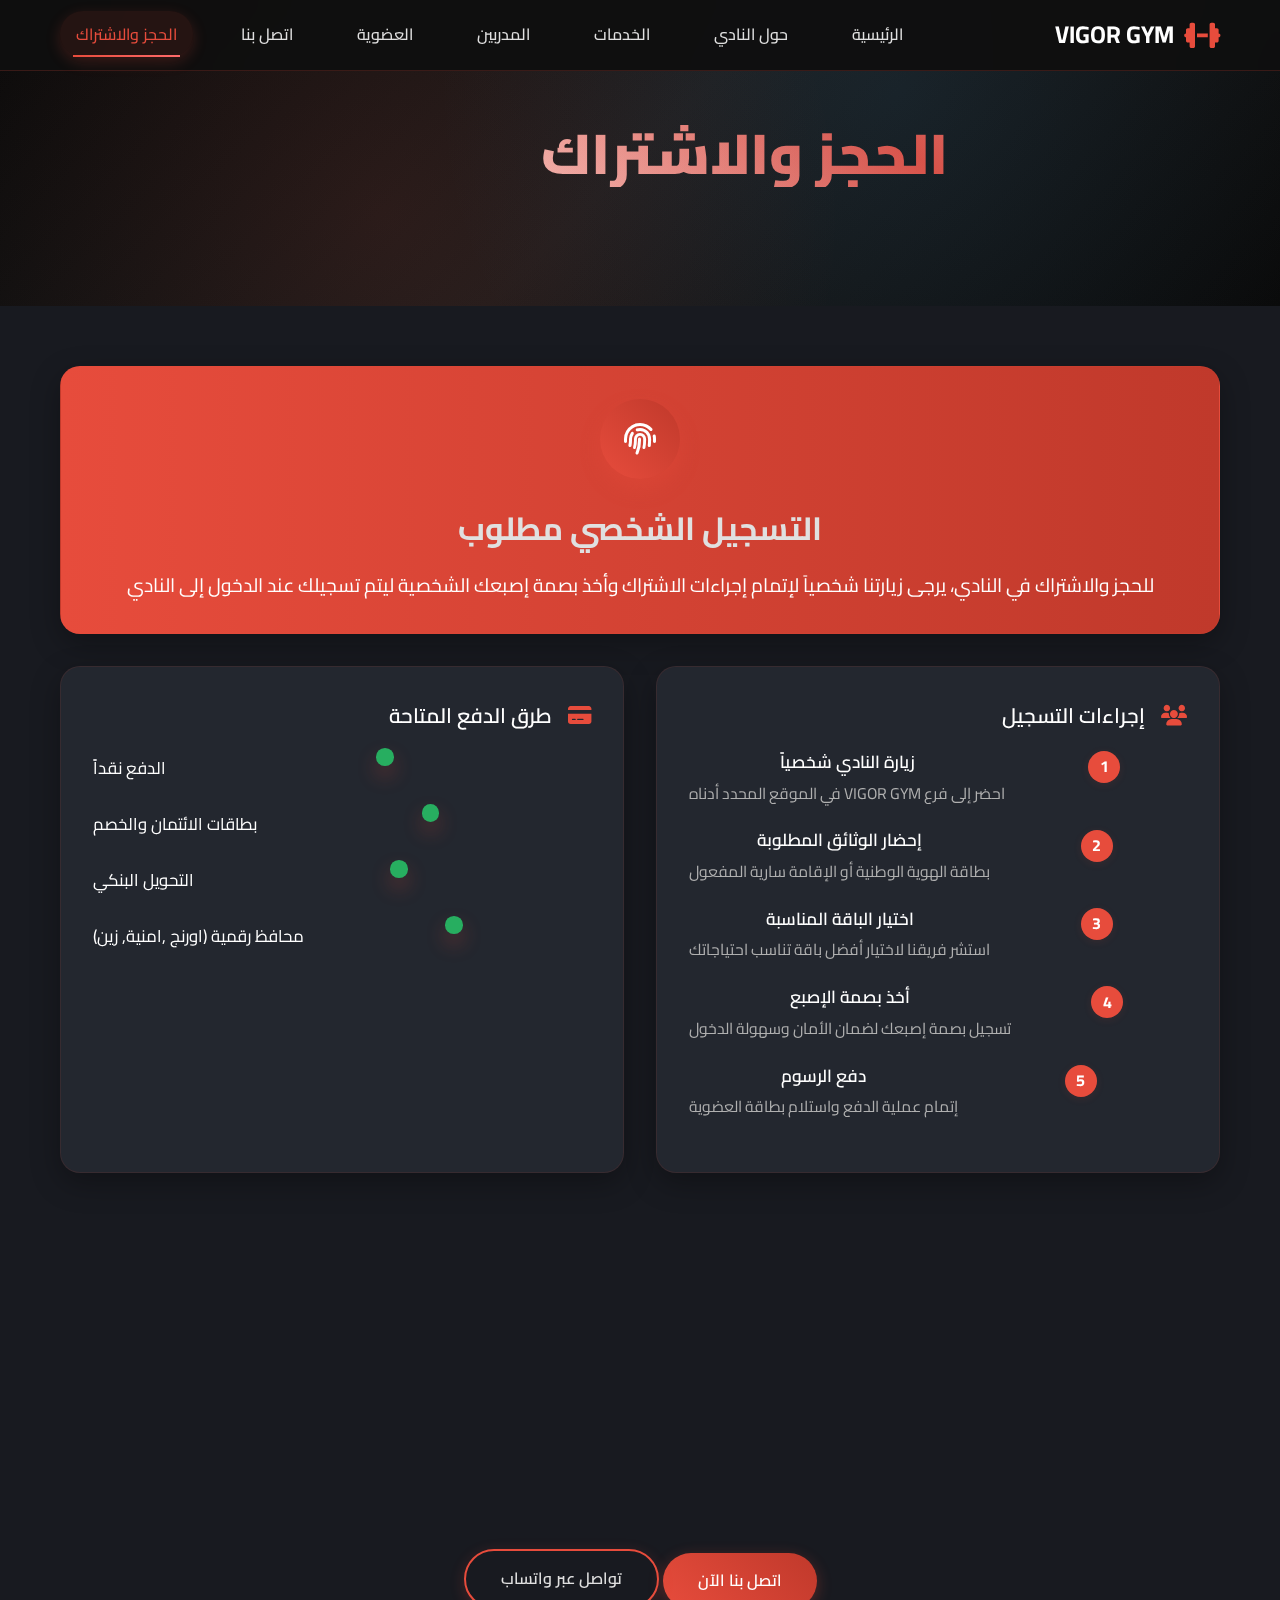
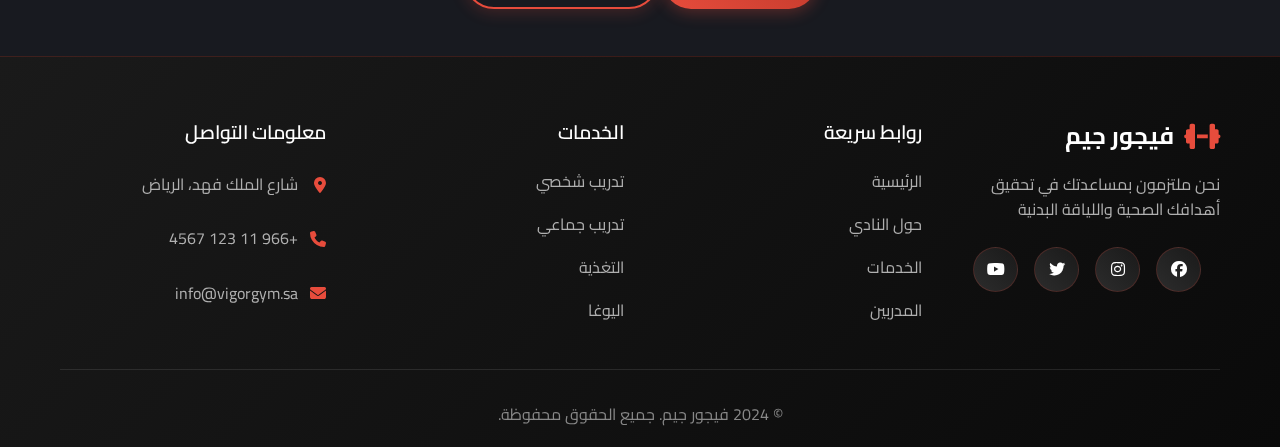
<file: booking.html>
<!DOCTYPE html>
<html lang="ar" dir="rtl">
<head>
    <meta charset="UTF-8">
    <meta name="viewport" content="width=device-width, initial-scale=1.0">
    <title>الحجز والاشتراك - فيجور جيم</title>
    <link rel="stylesheet" href="style.css">
    <link rel="preconnect" href="https://fonts.googleapis.com">
    <link rel="preconnect" href="https://fonts.gstatic.com" crossorigin>
    <link href="https://fonts.googleapis.com/css2?family=Cairo:wght@300;400;600;700;900&display=swap" rel="stylesheet">
    <link rel="stylesheet" href="https://cdnjs.cloudflare.com/ajax/libs/font-awesome/6.4.0/css/all.min.css">
</head>
<body class="bg-gray-900" style="min-height:100vh;">
    <!-- Header -->
    <nav class="navbar" id="navbar">
        <div class="nav-container">
            <div class="logo">
                <i class="fas fa-dumbbell"></i>
                <span> VIGOR GYM </span>
            </div>
            <ul class="nav-menu" id="nav-menu">
                <li class="nav-item"><a href="index.html" class="nav-link">الرئيسية</a></li>
                <li class="nav-item"><a href="about.html" class="nav-link">حول النادي</a></li>
                <li class="nav-item"><a href="services.html" class="nav-link">الخدمات</a></li>
                <li class="nav-item"><a href="trainers.html" class="nav-link">المدربين</a></li>
                <li class="nav-item"><a href="membership.html" class="nav-link">العضوية</a></li>
                <li class="nav-item"><a href="contact.html" class="nav-link">اتصل بنا</a></li>
                <li class="nav-item"><a href="booking.html" class="nav-link active">الحجز والاشتراك</a></li>
            </ul>
            <div class="hamburger" id="hamburger">
                <span class="bar"></span>
                <span class="bar"></span>
                <span class="bar"></span>
            </div>
        </div>
    </nav>

    <!-- Hero Section -->
    <section class="hero" style="min-height:unset; padding:120px 0 40px;">
        <div class="container">
            <div class="max-w-4xl mx-auto text-center">
                <h1 class="hero-title">الحجز والاشتراك</h1>
                <p class="hero-subtitle">للحصول على عضوية في VIGOR GYM، يرجى زيارتنا شخصياً لإتمام إجراءات التسجيل</p>
            </div>
        </div>
    </section>

    <!-- Main Content -->
    <section class="features" style="background:#181a20; padding:60px 0 40px;">
        <div class="container">
            <div class="max-w-4xl mx-auto">
                <div class="feature-card" style="background: linear-gradient(90deg, #e74c3c 0%, #c0392b 100%); text-align:center; margin-bottom:2rem;">
                    <div class="feature-icon"><i class="fas fa-fingerprint"></i></div>
                    <h2 style="font-size:2rem; font-weight:bold; margin-bottom:1rem;">التسجيل الشخصي مطلوب</h2>
                    <p style="font-size:1.2rem; color:#fff;">للحجز والاشتراك في النادي، يرجى زيارتنا شخصياً لإتمام إجراءات الاشتراك وأخذ بصمة إصبعك الشخصية ليتم تسجيلك عند الدخول إلى النادي</p>
                </div>

                <div class="features-grid" style="grid-template-columns:1fr 1fr;">
                    <!-- إجراءات التسجيل -->
                    <div class="feature-card" style="background:#23272f;">
                        <h3 style="display:flex; align-items:center; gap:1rem;"><i class="fas fa-users" style="color:#e74c3c;"></i>إجراءات التسجيل</h3>
                        <ul style="list-style:none; padding:0; margin:0;">
                            <li class="flex items-start step-item">
                                <span class="feature-icon step-number">1</span>
                                <div class="step-text">
                                    <h4>زيارة النادي شخصياً</h4>
                                    <p>احضر إلى فرع VIGOR GYM في الموقع المحدد أدناه</p>
                                </div>
                            </li>
                            <li class="flex items-start step-item">
                                <span class="feature-icon step-number">2</span>
                                <div class="step-text">
                                    <h4>إحضار الوثائق المطلوبة</h4>
                                    <p>بطاقة الهوية الوطنية أو الإقامة سارية المفعول</p>
                                </div>
                            </li>
                            <li class="flex items-start step-item">
                                <span class="feature-icon step-number">3</span>
                                <div class="step-text">
                                    <h4>اختيار الباقة المناسبة</h4>
                                    <p>استشر فريقنا لاختيار أفضل باقة تناسب احتياجاتك</p>
                                </div>
                            </li>
                            <li class="flex items-start step-item">
                                <span class="feature-icon step-number">4</span>
                                <div class="step-text">
                                    <h4>أخذ بصمة الإصبع</h4>
                                    <p>تسجيل بصمة إصبعك لضمان الأمان وسهولة الدخول</p>
                                </div>
                            </li>
                            <li class="flex items-start step-item">
                                <span class="feature-icon step-number">5</span>
                                <div class="step-text">
                                    <h4>دفع الرسوم</h4>
                                    <p>إتمام عملية الدفع واستلام بطاقة العضوية</p>
                                </div>
                            </li>
                        </ul>
                    </div>
                    <!-- معلومات الدفع -->
                    <div class="feature-card" style="background:#23272f;">
                        <h3 style="display:flex; align-items:center; gap:1rem;"><i class="fas fa-credit-card" style="color:#e74c3c;"></i>طرق الدفع المتاحة</h3>
                        <ul style="list-style:none; padding:0; margin:0;">
                            <li class="flex items-center pay-item">
                                <span class="feature-icon pay-dot"></span>
                                <span class="pay-text">الدفع نقداً</span>
                            </li>
                            <li class="flex items-center pay-item">
                                <span class="feature-icon pay-dot"></span>
                                <span class="pay-text">بطاقات الائتمان والخصم</span>
                            </li>
                            <li class="flex items-center pay-item">
                                <span class="feature-icon pay-dot"></span>
                                <span class="pay-text">التحويل البنكي</span>
                            </li>
                            <li class="flex items-center pay-item">
                                <span class="feature-icon pay-dot"></span>
                                <span class="pay-text">محافظ رقمية (اورنج ,امنية, زين)</span>
                            </li>
                        </ul>
                        <div class="feature-card" style="background:#223366; margin-top:1.5rem;">
                            <h4 style="color:#fff; font-weight:600; margin-bottom:0.5rem;">عروض خاصة</h4>
                            <p style="color:#a0c4ff; font-size:0.95rem;">احصل على خصم 15% عند الاشتراك السنوي أو خصم 20% عند إحضار صديق</p>
                        </div>
                    </div>
                </div>

                <!-- معلومات الموقع والتواصل -->
                <div class="feature-card" style="background:#23272f; margin-top:3rem;">
                    <h3 style="text-align:center;">موقعنا ومعلومات التواصل</h3>
                    <div class="features-grid" style="grid-template-columns:1fr 1fr 1fr;">
                        <div class="text-center">
                            <div class="feature-icon"><i class="fas fa-map-marker-alt" style="color:#cebbbb;"></i></div>
                            <h4>العنوان</h4>
                            <p>  شارع 36 مقابل مجمع البارئ الطبي <br>الزرقاء الأردن</p>
                        </div>
                        <div class="text-center">
                            <div class="feature-icon"><i class="fas fa-clock" style="color:#cebbbb;"></i></div>
                            <h4>ساعات العمل</h4>
                            <p>السبت - الخميس: 6:00 ص - 10:00 م<br>الجمعة: 8:00 ص - 8:00 م</p>
                        </div>
                        <div class="text-center">
                            <div class="feature-icon"><i class="fas fa-phone" style="color:#cebbbb;"></i></div>
                            <h4>للاستفسار</h4>
                            <p>هاتف: +966 50 123 4567<br>واتساب: +966 55 987 6543</p>
                        </div>
                    </div>
                </div>

                <!-- زر الاتصال -->
                <div class="cta-content" style="margin-top:2rem; text-align:center;">
                    <a href="tel:+966501234567" class="btn btn-primary">اتصل بنا الآن</a>
                    <a href="https://wa.me/966559876543" class="btn btn-secondary">تواصل عبر واتساب</a>
                </div>
            </div>
        </div>
    </section>

    <!-- Footer -->
    <footer class="footer">
        <div class="container">
            <div class="footer-content">
                <div class="footer-section">
                    <div class="footer-logo">
                        <i class="fas fa-dumbbell"></i>
                        <span>فيجور جيم</span>
                    </div>
                    <p>نحن ملتزمون بمساعدتك في تحقيق أهدافك الصحية واللياقة البدنية</p>
                    <div class="social-links">
                        <a href="#"><i class="fab fa-facebook"></i></a>
                        <a href="#"><i class="fab fa-instagram"></i></a>
                        <a href="#"><i class="fab fa-twitter"></i></a>
                        <a href="#"><i class="fab fa-youtube"></i></a>
                    </div>
                </div>
                <div class="footer-section">
                    <h3>روابط سريعة</h3>
                    <ul>
                        <li><a href="index.html">الرئيسية</a></li>
                        <li><a href="about.html">حول النادي</a></li>
                        <li><a href="services.html">الخدمات</a></li>
                        <li><a href="trainers.html">المدربين</a></li>
                    </ul>
                </div>
                <div class="footer-section">
                    <h3>الخدمات</h3>
                    <ul>
                        <li><a href="services.html">تدريب شخصي</a></li>
                        <li><a href="services.html">تدريب جماعي</a></li>
                        <li><a href="services.html">التغذية</a></li>
                        <li><a href="services.html">اليوغا</a></li>
                    </ul>
                </div>
                <div class="footer-section">
                    <h3>معلومات التواصل</h3>
                    <div class="contact-info">
                        <p><i class="fas fa-map-marker-alt"></i> شارع الملك فهد، الرياض</p>
                        <p><i class="fas fa-phone"></i> +966 11 123 4567</p>
                        <p><i class="fas fa-envelope"></i> info@vigorgym.sa</p>
                    </div>
                </div>
            </div>
            <div class="footer-bottom">
                <p>&copy; 2024 فيجور جيم. جميع الحقوق محفوظة.</p>
            </div>
        </div>
    </footer>
    <script src="script.js"></script>
</body>
</html>
</file>
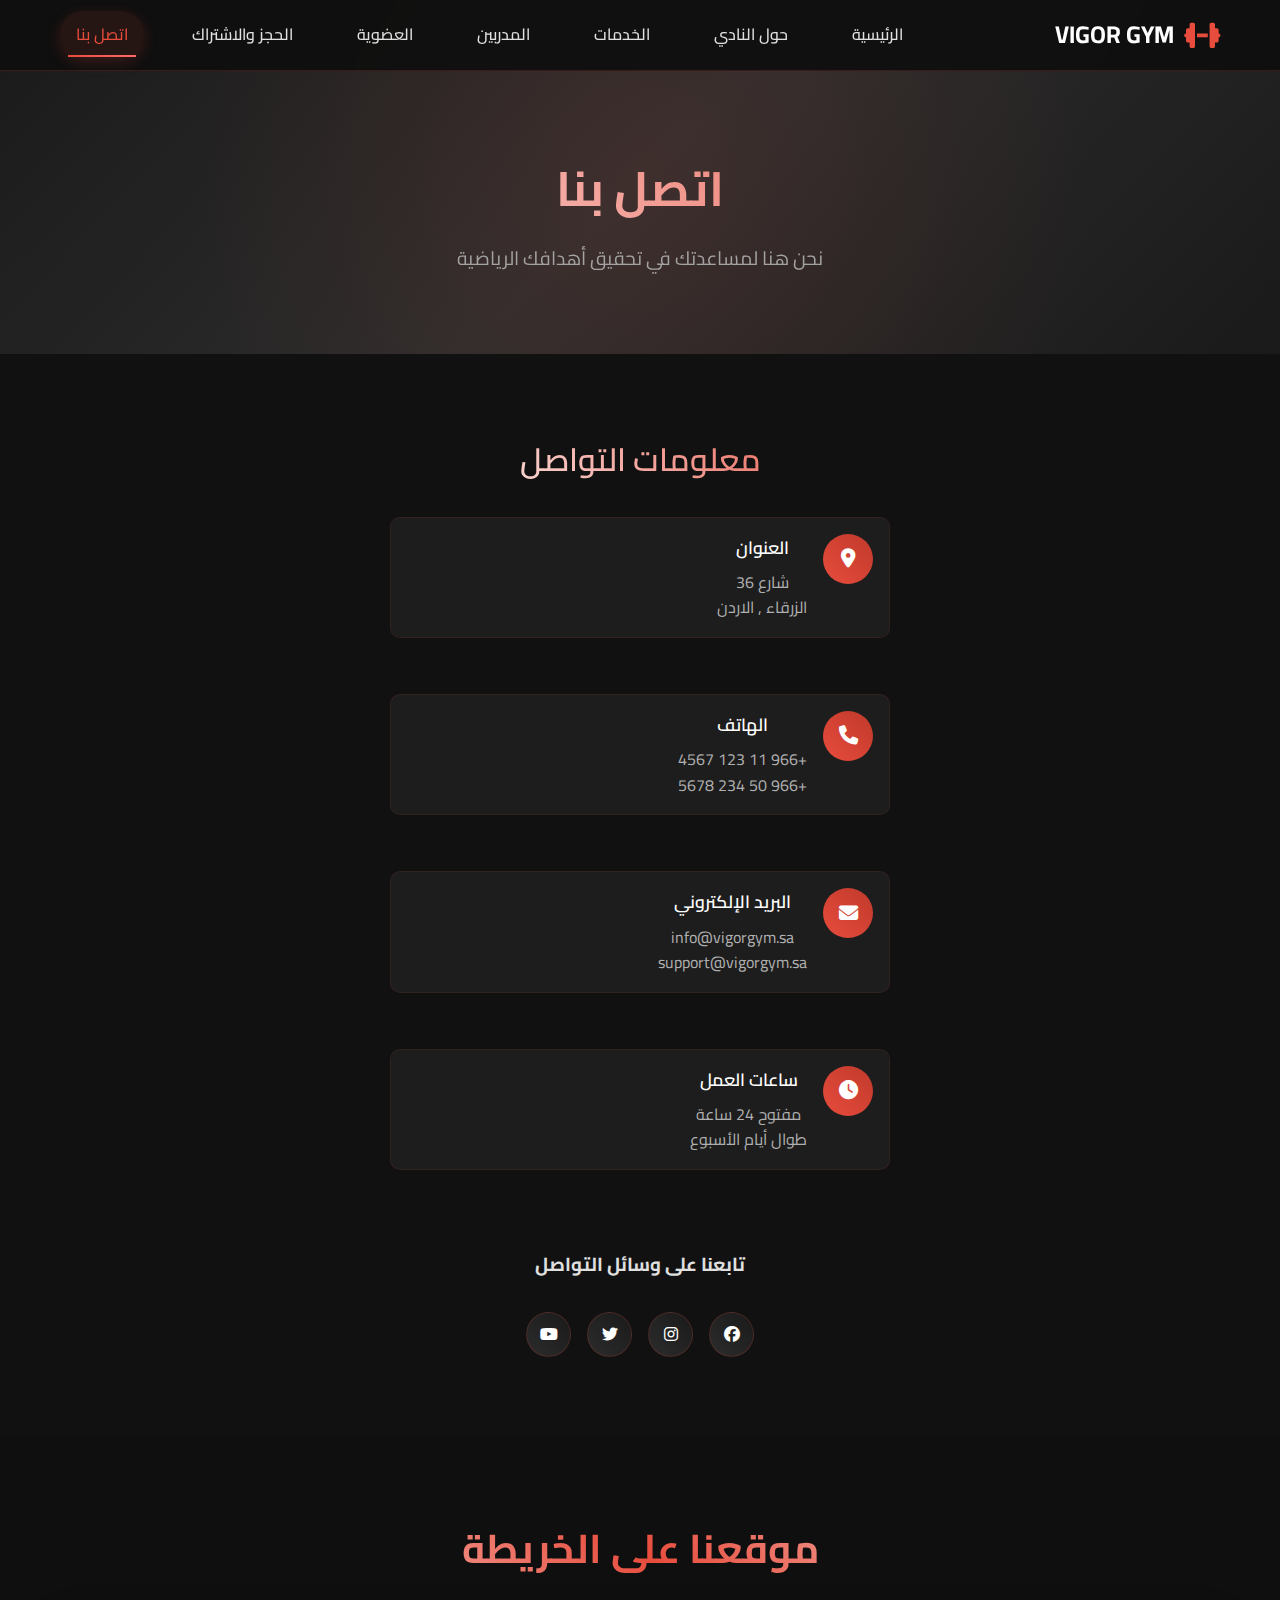
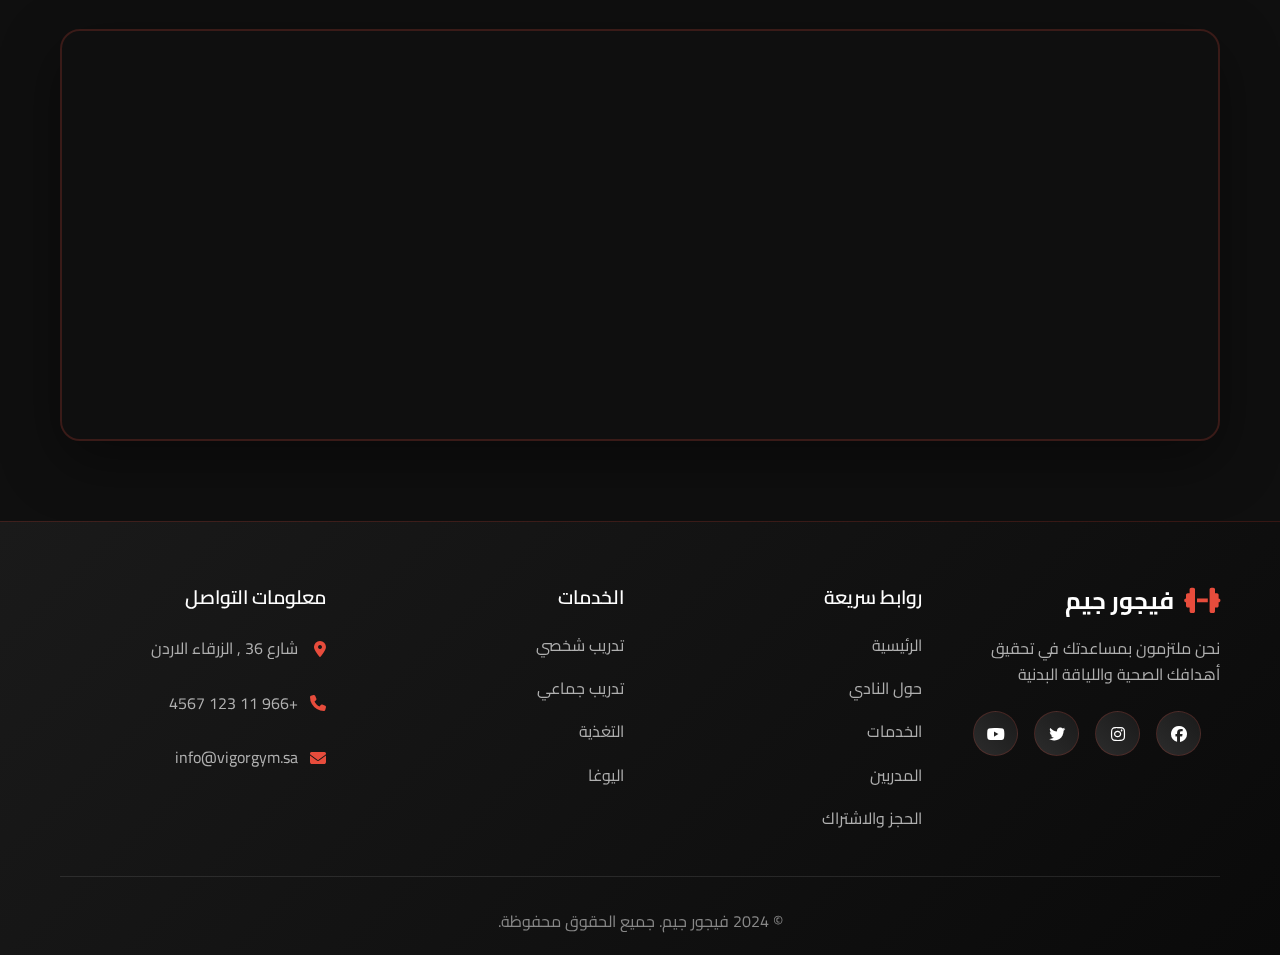
<file: contact.html>
<!DOCTYPE html>
<html lang="ar" dir="rtl">
<head>
    <meta charset="UTF-8">
    <meta name="viewport" content="width=device-width, initial-scale=1.0">
    <title>فيجور جيم - اتصل بنا</title>
    <link rel="stylesheet" href="style.css">
    <link rel="preconnect" href="https://fonts.googleapis.com">
    <link rel="preconnect" href="https://fonts.gstatic.com" crossorigin>
    <link href="https://fonts.googleapis.com/css2?family=Cairo:wght@300;400;600;700;900&display=swap" rel="stylesheet">
    <link rel="stylesheet" href="https://cdnjs.cloudflare.com/ajax/libs/font-awesome/6.4.0/css/all.min.css">
</head>
<body>
    <!-- Navigation -->
    <nav class="navbar" id="navbar">
        <div class="nav-container">
            <div class="logo">
                <i class="fas fa-dumbbell"></i>
                <span> VIGOR GYM </span>
            </div>
            <ul class="nav-menu" id="nav-menu">
                <li class="nav-item">
                    <a href="index.html" class="nav-link">الرئيسية</a>
                </li>
                <li class="nav-item">
                    <a href="about.html" class="nav-link">حول النادي</a>
                </li>
                <li class="nav-item">
                    <a href="services.html" class="nav-link">الخدمات</a>
                </li>
                <li class="nav-item">
                    <a href="trainers.html" class="nav-link">المدربين</a>
                </li>
                <li class="nav-item">
                    <a href="membership.html" class="nav-link">العضوية</a>
                </li>
                <li class="nav-item">
                    <a href="booking.html" class="nav-link">الحجز والاشتراك</a>
                </li>
                <li class="nav-item">
                    <a href="contact.html" class="nav-link active">اتصل بنا</a>
                </li>
            </ul>
            <div class="hamburger" id="hamburger">
                <span class="bar"></span>
                <span class="bar"></span>
                <span class="bar"></span>
            </div>
        </div>
    </nav>

    <!-- Page Header -->
    <section class="page-header">
        <div class="container">
            <h1>اتصل بنا</h1>
            <p>نحن هنا لمساعدتك في تحقيق أهدافك الرياضية</p>
        </div>
    </section>

    <!-- Contact Section -->
    <section class="contact-section">
        <div class="container">
            <div class="contact-content">
                <div class="contact-info-section">
                    <h2>معلومات التواصل</h2>
                    <div class="contact-details">
                        <div class="contact-item">
                            <div class="contact-icon">
                                <i class="fas fa-map-marker-alt"></i>
                            </div>
                            <div class="contact-text">
                                <h3>العنوان</h3>
                                <p>شارع 36 <br>الزرقاء , الاردن </p>
                            </div>
                        </div>
                        <div class="contact-item">
                            <div class="contact-icon">
                                <i class="fas fa-phone"></i>
                            </div>
                            <div class="contact-text">
                                <h3>الهاتف</h3>
                                <p>+966 11 123 4567<br>+966 50 234 5678</p>
                            </div>
                        </div>
                        <div class="contact-item">
                            <div class="contact-icon">
                                <i class="fas fa-envelope"></i>
                            </div>
                            <div class="contact-text">
                                <h3>البريد الإلكتروني</h3>
                                <p>info@vigorgym.sa<br>support@vigorgym.sa</p>
                            </div>
                        </div>
                        <div class="contact-item">
                            <div class="contact-icon">
                                <i class="fas fa-clock"></i>
                            </div>
                            <div class="contact-text">
                                <h3>ساعات العمل</h3>
                                <p>مفتوح 24 ساعة<br>طوال أيام الأسبوع</p>
                            </div>
                        </div>
                    </div>

                    <div class="social-section">
                        <h3>تابعنا على وسائل التواصل</h3>
                        <div class="social-links">
                            <a href="#" title="Facebook"><i class="fab fa-facebook"></i></a>
                            <a href="#" title="Instagram"><i class="fab fa-instagram"></i></a>
                            <a href="#" title="Twitter"><i class="fab fa-twitter"></i></a>
                            <a href="#" title="YouTube"><i class="fab fa-youtube"></i></a>
                        </div>
                    </div>
                </div>
            </div>
        </div>
    </section>

    <!-- Map Section -->
    <section class="map-section">
        <div class="container">
            <h2 class="section-title">موقعنا على الخريطة</h2>
            <div class="map-container">
                <iframe src="https://www.google.com/maps/embed?pb=!1m18!1m12!1m3!1d3624.397838208951!2d46.68536731498389!3d24.713551984142283!2m3!1f0!2f0!3f0!3m2!1i1024!2i768!4f13.1!3m3!1m2!1s0x3e2f0347e2b2b3b1%3A0x4ba23b70b9e5c0a8!2sKing%20Fahd%20Rd%2C%20Riyadh%20Saudi%20Arabia!5e0!3m2!1sen!2s!4v1635789012345!5m2!1sen!2s" 
                        width="100%" height="400" style="border:0;" allowfullscreen="" loading="lazy"></iframe>
            </div>
        </div>
    </section>

    <!-- Footer -->
    <footer class="footer">
        <div class="container">
            <div class="footer-content">
                <div class="footer-section">
                    <div class="footer-logo">
                        <i class="fas fa-dumbbell"></i>
                        <span>فيجور جيم</span>
                    </div>
                    <p>نحن ملتزمون بمساعدتك في تحقيق أهدافك الصحية واللياقة البدنية</p>
                    <div class="social-links">
                        <a href="#"><i class="fab fa-facebook"></i></a>
                        <a href="#"><i class="fab fa-instagram"></i></a>
                        <a href="#"><i class="fab fa-twitter"></i></a>
                        <a href="#"><i class="fab fa-youtube"></i></a>
                    </div>
                </div>
                <div class="footer-section">
                    <h3>روابط سريعة</h3>
                    <ul>
                        <li><a href="index.html">الرئيسية</a></li>
                        <li><a href="about.html">حول النادي</a></li>
                        <li><a href="services.html">الخدمات</a></li>
                        <li><a href="trainers.html">المدربين</a></li>
                        <li><a href="booking.html">الحجز والاشتراك</a></li>
                    </ul>
                </div>
                <div class="footer-section">
                    <h3>الخدمات</h3>
                    <ul>
                        <li><a href="services.html">تدريب شخصي</a></li>
                        <li><a href="services.html">تدريب جماعي</a></li>
                        <li><a href="services.html">التغذية</a></li>
                        <li><a href="services.html">اليوغا</a></li>
                    </ul>
                </div>
                <div class="footer-section">
                    <h3>معلومات التواصل</h3>
                    <div class="contact-info">
                        <p><i class="fas fa-map-marker-alt"></i> شارع 36 , الزرقاء الاردن</p>
                        <p><i class="fas fa-phone"></i> +966 11 123 4567</p>
                        <p><i class="fas fa-envelope"></i> info@vigorgym.sa</p>
                    </div>
                </div>
            </div>
            <div class="footer-bottom">
                <p>&copy; 2024 فيجور جيم. جميع الحقوق محفوظة.</p>
            </div>
        </div>
    </footer>

    <script src="script.js"></script>
</body>
</html>
</file>
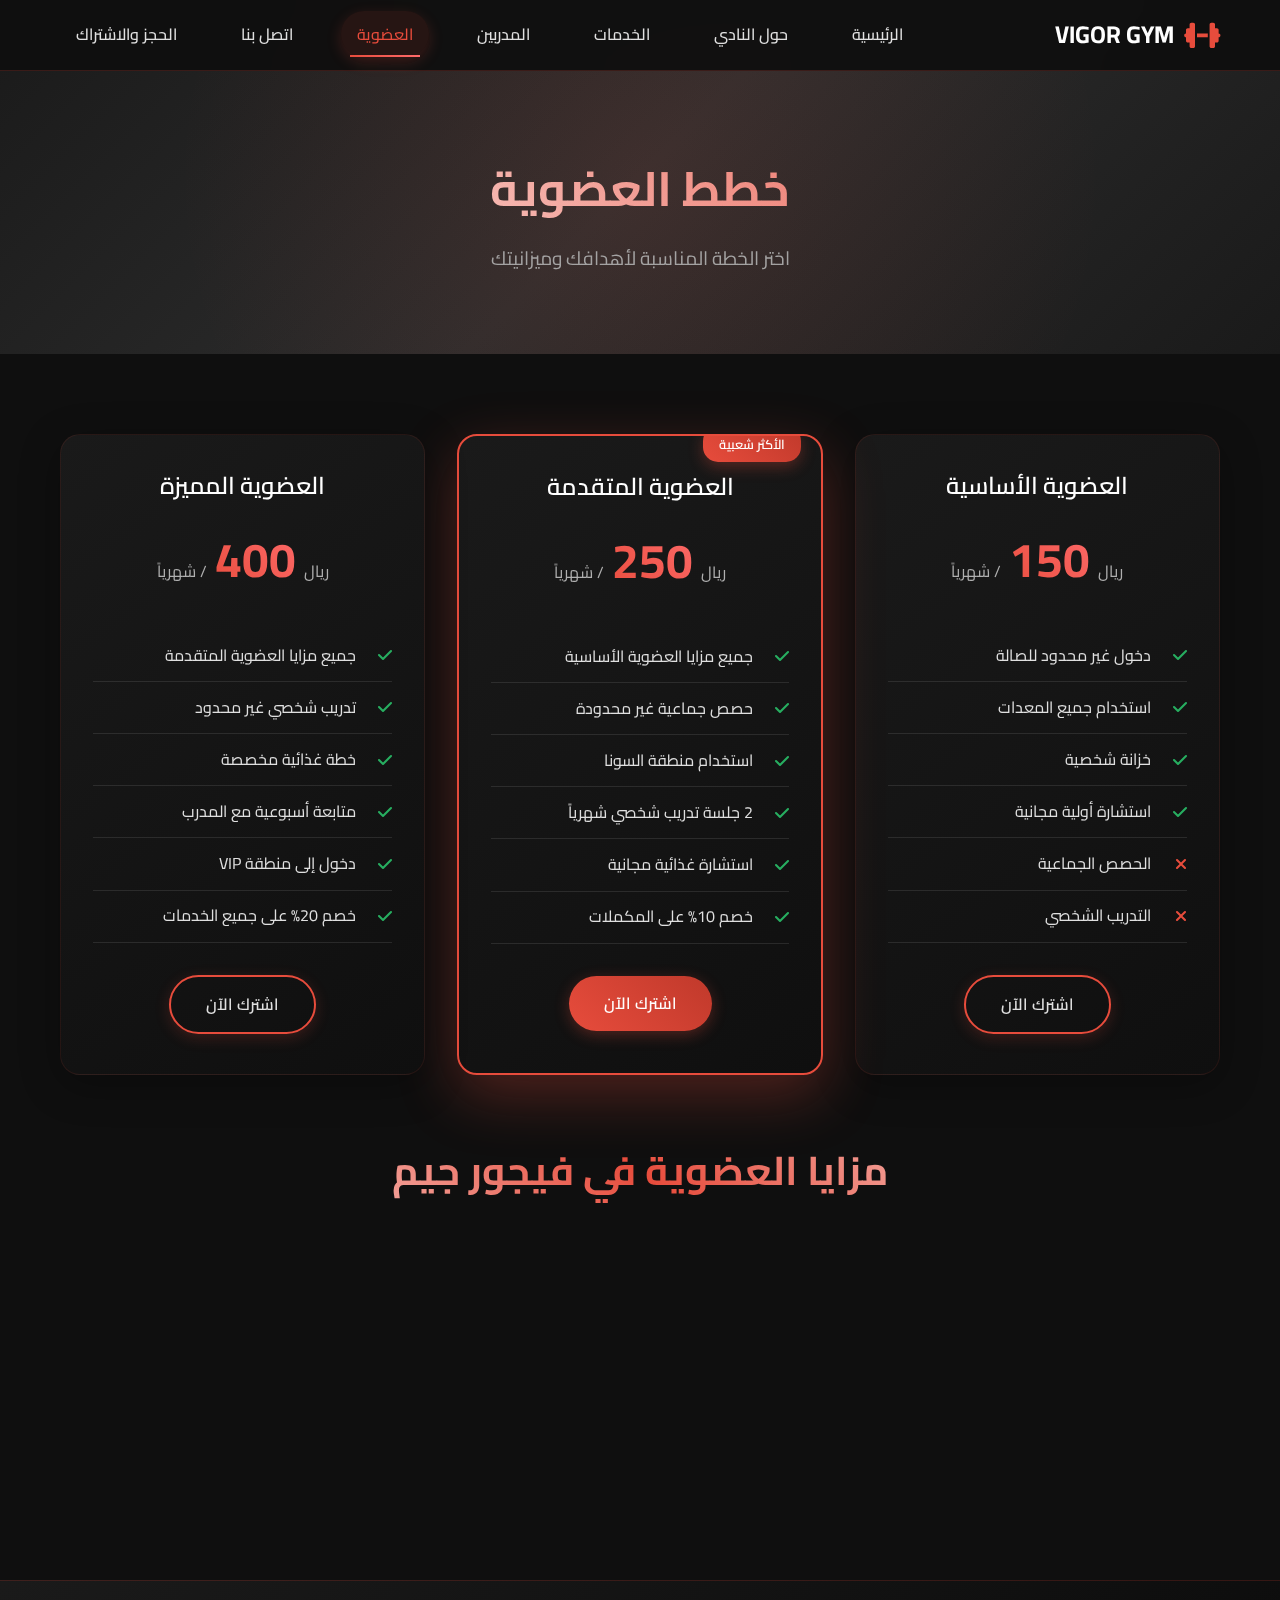
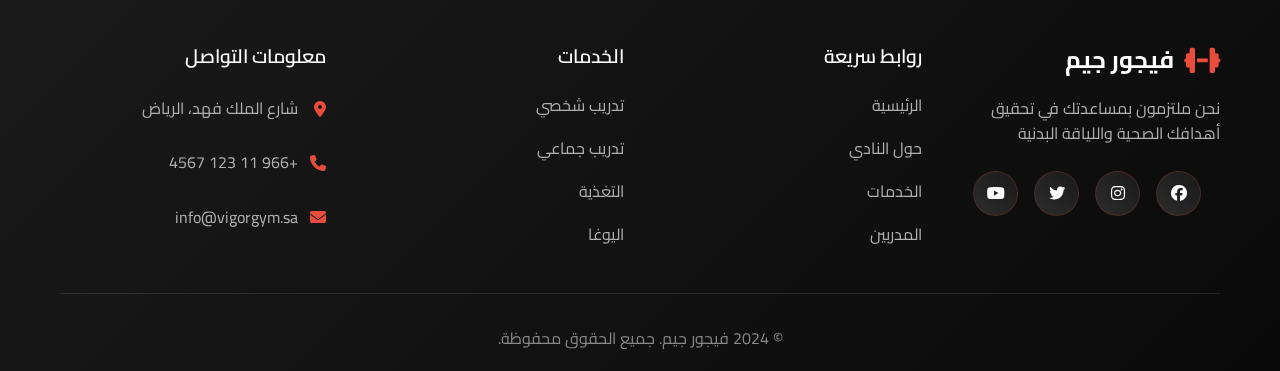
<file: membership.html>
<!DOCTYPE html>
<html lang="ar" dir="rtl">
<head>
    <meta charset="UTF-8">
    <meta name="viewport" content="width=device-width, initial-scale=1.0">
    <title>فيجور جيم - خطط العضوية</title>
    <link rel="stylesheet" href="style.css">
    <link rel="preconnect" href="https://fonts.googleapis.com">
    <link rel="preconnect" href="https://fonts.gstatic.com" crossorigin>
    <link href="https://fonts.googleapis.com/css2?family=Cairo:wght@300;400;600;700;900&display=swap" rel="stylesheet">
    <link rel="stylesheet" href="https://cdnjs.cloudflare.com/ajax/libs/font-awesome/6.4.0/css/all.min.css">
</head>
<body>
    <!-- Navigation -->
    <nav class="navbar" id="navbar">
        <div class="nav-container">
            <div class="logo">
                <i class="fas fa-dumbbell"></i>
                <span>VIGOR GYM</span>
            </div>
            <ul class="nav-menu" id="nav-menu">
                <li class="nav-item">
                    <a href="index.html" class="nav-link">الرئيسية</a>
                </li>
                <li class="nav-item">
                    <a href="about.html" class="nav-link">حول النادي</a>
                </li>
                <li class="nav-item">
                    <a href="services.html" class="nav-link">الخدمات</a>
                </li>
                <li class="nav-item">
                    <a href="trainers.html" class="nav-link">المدربين</a>
                </li>
                <li class="nav-item">
                    <a href="membership.html" class="nav-link active">العضوية</a>
                </li>
                <li class="nav-item">
                    <a href="contact.html" class="nav-link">اتصل بنا</a>
                </li>
                <li class="nav-item">
                    <a href="booking.html" class="nav-link">الحجز والاشتراك</a>
                </li>
            </ul>
            <div class="hamburger" id="hamburger">
                <span class="bar"></span>
                <span class="bar"></span>
                <span class="bar"></span>
            </div>
        </div>
    </nav>

    <!-- Page Header -->
    <section class="page-header">
        <div class="container">
            <h1>خطط العضوية</h1>
            <p>اختر الخطة المناسبة لأهدافك وميزانيتك</p>
        </div>
    </section>

    <!-- Membership Plans -->
    <section class="membership-section">
        <div class="container">
            <div class="plans-grid">
                <div class="plan-card">
                    <div class="plan-header">
                        <h3>العضوية الأساسية</h3>
                        <div class="price">
                            <span class="currency">ريال</span>
                            <span class="amount">150</span>
                            <span class="period">/ شهرياً</span>
                        </div>
                    </div>
                    <div class="plan-features">
                        <ul>
                            <li><i class="fas fa-check"></i> دخول غير محدود للصالة</li>
                            <li><i class="fas fa-check"></i> استخدام جميع المعدات</li>
                            <li><i class="fas fa-check"></i> خزانة شخصية</li>
                            <li><i class="fas fa-check"></i> استشارة أولية مجانية</li>
                            <li><i class="fas fa-times"></i> الحصص الجماعية</li>
                            <li><i class="fas fa-times"></i> التدريب الشخصي</li>
                        </ul>
                    </div>
                    <div class="plan-button">
                        <a href="booking.html" class="btn btn-secondary">اشترك الآن</a>
                    </div>
                </div>

                <div class="plan-card featured">
                    <div class="plan-badge">الأكثر شعبية</div>
                    <div class="plan-header">
                        <h3>العضوية المتقدمة</h3>
                        <div class="price">
                            <span class="currency">ريال</span>
                            <span class="amount">250</span>
                            <span class="period">/ شهرياً</span>
                        </div>
                    </div>
                    <div class="plan-features">
                        <ul>
                            <li><i class="fas fa-check"></i> جميع مزايا العضوية الأساسية</li>
                            <li><i class="fas fa-check"></i> حصص جماعية غير محدودة</li>
                            <li><i class="fas fa-check"></i> استخدام منطقة السونا</li>
                            <li><i class="fas fa-check"></i> 2 جلسة تدريب شخصي شهرياً</li>
                            <li><i class="fas fa-check"></i> استشارة غذائية مجانية</li>
                            <li><i class="fas fa-check"></i> خصم 10% على المكملات</li>
                        </ul>
                    </div>
                    <div class="plan-button">
                        <a href="booking.html" class="btn btn-primary">اشترك الآن</a>
                    </div>
                </div>

                <div class="plan-card">
                    <div class="plan-header">
                        <h3>العضوية المميزة</h3>
                        <div class="price">
                            <span class="currency">ريال</span>
                            <span class="amount">400</span>
                            <span class="period">/ شهرياً</span>
                        </div>
                    </div>
                    <div class="plan-features">
                        <ul>
                            <li><i class="fas fa-check"></i> جميع مزايا العضوية المتقدمة</li>
                            <li><i class="fas fa-check"></i> تدريب شخصي غير محدود</li>
                            <li><i class="fas fa-check"></i> خطة غذائية مخصصة</li>
                            <li><i class="fas fa-check"></i> متابعة أسبوعية مع المدرب</li>
                            <li><i class="fas fa-check"></i> دخول إلى منطقة VIP</li>
                            <li><i class="fas fa-check"></i> خصم 20% على جميع الخدمات</li>
                        </ul>
                    </div>
                    <div class="plan-button">
                        <a href="booking.html" class="btn btn-secondary">اشترك الآن</a>
                    </div>
                </div>
            </div>

            <div class="membership-benefits">
                <h2 class="section-title">مزايا العضوية في فيجور جيم</h2>
                <div class="benefits-grid">
                    <div class="benefit-item">
                        <div class="benefit-icon">
                            <i class="fas fa-clock"></i>
                        </div>
                        <h3>مفتوح 24/7</h3>
                        <p>دخول على مدار الساعة طوال أيام الأسبوع</p>
                    </div>
                    <div class="benefit-item">
                        <div class="benefit-icon">
                            <i class="fas fa-parking"></i>
                        </div>
                        <h3>مواقف مجانية</h3>
                        <p>مواقف سيارات مجانية وآمنة</p>
                    </div>
                    <div class="benefit-item">
                        <div class="benefit-icon">
                            <i class="fas fa-wifi"></i>
                        </div>
                        <h3>واي فاي مجاني</h3>
                        <p>إنترنت عالي السرعة في جميع أنحاء النادي</p>
                    </div>
                    <div class="benefit-item">
                        <div class="benefit-icon">
                            <i class="fas fa-shower"></i>
                        </div>
                        <h3>غرف تبديل حديثة</h3>
                        <p>غرف تبديل نظيفة مع دش ساخن</p>
                    </div>
                </div>
            </div>
        </div>
    </section>

    <!-- Footer -->
    <footer class="footer">
        <div class="container">
            <div class="footer-content">
                <div class="footer-section">
                    <div class="footer-logo">
                        <i class="fas fa-dumbbell"></i>
                        <span>فيجور جيم</span>
                    </div>
                    <p>نحن ملتزمون بمساعدتك في تحقيق أهدافك الصحية واللياقة البدنية</p>
                    <div class="social-links">
                        <a href="#"><i class="fab fa-facebook"></i></a>
                        <a href="#"><i class="fab fa-instagram"></i></a>
                        <a href="#"><i class="fab fa-twitter"></i></a>
                        <a href="#"><i class="fab fa-youtube"></i></a>
                    </div>
                </div>
                <div class="footer-section">
                    <h3>روابط سريعة</h3>
                    <ul>
                        <li><a href="index.html">الرئيسية</a></li>
                        <li><a href="about.html">حول النادي</a></li>
                        <li><a href="services.html">الخدمات</a></li>
                        <li><a href="trainers.html">المدربين</a></li>
                    </ul>
                </div>
                <div class="footer-section">
                    <h3>الخدمات</h3>
                    <ul>
                        <li><a href="services.html">تدريب شخصي</a></li>
                        <li><a href="services.html">تدريب جماعي</a></li>
                        <li><a href="services.html">التغذية</a></li>
                        <li><a href="services.html">اليوغا</a></li>
                    </ul>
                </div>
                <div class="footer-section">
                    <h3>معلومات التواصل</h3>
                    <div class="contact-info">
                        <p><i class="fas fa-map-marker-alt"></i> شارع الملك فهد، الرياض</p>
                        <p><i class="fas fa-phone"></i> +966 11 123 4567</p>
                        <p><i class="fas fa-envelope"></i> info@vigorgym.sa</p>
                    </div>
                </div>
            </div>
            <div class="footer-bottom">
                <p>&copy; 2024 فيجور جيم. جميع الحقوق محفوظة.</p>
            </div>
        </div>
    </footer>

    <script src="script.js"></script>
</body>
</html>
</file>
<file: style.css>
* {
    margin: 0;
    padding: 0;
    box-sizing: border-box;
}

body {
    font-family: 'Cairo', sans-serif;
    line-height: 1.6;
    color: #e0e0e0;
    direction: rtl;
    text-align: right;
    background: #0a0a0a;
    overflow-x: hidden;
}

.container {
    max-width: 1200px;
    margin: 0 auto;
    padding: 0 20px;
}

/* Navigation */
.navbar {
    background: rgba(15, 15, 15, 0.95);
    backdrop-filter: blur(20px);
    position: fixed;
    width: 100%;
    top: 0;
    z-index: 1000;
    padding: 1rem 0;
    transition: all 0.3s ease;
    border-bottom: 1px solid rgba(231, 76, 60, 0.2);
}

.navbar.scrolled {
    background: rgba(10, 10, 10, 0.98);
    box-shadow: 0 2px 30px rgba(231, 76, 60, 0.3);
    border-bottom: 1px solid rgba(231, 76, 60, 0.4);
}

.nav-container {
    max-width: 1200px;
    margin: 0 auto;
    padding: 0 20px;
    display: flex;
    justify-content: space-between;
    align-items: center;
}

.logo {
    display: flex;
    align-items: center;
    font-size: 1.5rem;
    font-weight: 700;
    color: #ffffff;
    cursor: pointer;
    transition: all 0.3s ease;
}

.logo:hover {
    transform: scale(1.05);
    text-shadow: 0 0 20px rgba(231, 76, 60, 0.5);
}

.logo i {
    margin-left: 10px;
    color: #e74c3c;
    font-size: 1.8rem;
    animation: pulse 2s infinite;
}

@keyframes pulse {
    0%, 100% { transform: scale(1); }
    50% { transform: scale(1.1); }
}

.nav-menu {
    display: flex;
    list-style: none;
    gap: 2rem;
}

.nav-link {
    text-decoration: none;
    color: #e0e0e0;
    font-weight: 500;
    transition: all 0.3s ease;
    position: relative;
    padding: 0.5rem 1rem;
    border-radius: 25px;
}

.nav-link:hover,
.nav-link.active {
    color: #e74c3c;
    background: rgba(231, 76, 60, 0.1);
    transform: translateY(-2px);
    box-shadow: 0 5px 15px rgba(231, 76, 60, 0.2);
}

.nav-link::after {
    content: '';
    position: absolute;
    width: 0;
    height: 2px;
    bottom: 0;
    right: 50%;
    background: linear-gradient(45deg, #e74c3c, #ff6b6b);
    transition: all 0.3s ease;
}

.nav-link:hover::after,
.nav-link.active::after {
    width: 80%;
    right: 10%;
}

.hamburger {
    display: none;
    flex-direction: column;
    cursor: pointer;
    padding: 0.5rem;
}

.bar {
    width: 25px;
    height: 3px;
    background: linear-gradient(45deg, #e74c3c, #ff6b6b);
    margin: 3px 0;
    transition: 0.3s;
    border-radius: 2px;
}

/* Hero Section */
.hero {
    display: flex;
    align-items: center;
    min-height: 100vh;
    padding: 120px 20px 20px;
    background: linear-gradient(135deg, #0a0a0a 0%, #1a1a1a 50%, #0a0a0a 100%);
    position: relative;
    overflow: hidden;
}

.hero::before {
    content: '';
    position: absolute;
    top: 0;
    left: 0;
    right: 0;
    bottom: 0;
    background: radial-gradient(circle at 30% 70%, rgba(231, 76, 60, 0.1) 0%, transparent 50%),
                radial-gradient(circle at 70% 30%, rgba(52, 152, 219, 0.1) 0%, transparent 50%);
    pointer-events: none;
}

.hero-content {
    flex: 1;
    max-width: 500px;
    margin-left: 2rem;
    z-index: 2;
    position: relative;
}

.hero-title {
    font-size: 3.5rem;
    font-weight: 900;
    background: linear-gradient(45deg, #ffffff, #e74c3c, #ffffff);
    background-size: 200% 200%;
    -webkit-background-clip: text;
    -webkit-text-fill-color: transparent;
    background-clip: text;
    margin-bottom: 1rem;
    line-height: 1.2;
    animation: gradientShift 3s ease-in-out infinite;
}

@keyframes gradientShift {
    0%, 100% { background-position: 0% 50%; }
    50% { background-position: 100% 50%; }
}

.hero-subtitle {
    font-size: 1.2rem;
    color: #b0b0b0;
    margin-bottom: 2rem;
    line-height: 1.6;
    opacity: 0;
    animation: fadeInUp 1s ease 0.5s forwards;
}

@keyframes fadeInUp {
    from {
        opacity: 0;
        transform: translateY(30px);
    }
    to {
        opacity: 1;
        transform: translateY(0);
    }
}

.hero-buttons {
    display: flex;
    gap: 1rem;
    flex-wrap: wrap;
    opacity: 0;
    animation: fadeInUp 1s ease 1s forwards;
}

.btn {
    padding: 15px 35px;
    border: none;
    border-radius: 50px;
    text-decoration: none;
    font-weight: 600;
    transition: all 0.4s ease;
    display: inline-block;
    cursor: pointer;
    font-size: 1rem;
    position: relative;
    overflow: hidden;
}

.btn::before {
    content: '';
    position: absolute;
    top: 0;
    left: -100%;
    width: 100%;
    height: 100%;
    background: linear-gradient(90deg, transparent, rgba(255, 255, 255, 0.2), transparent);
    transition: left 0.5s;
}

.btn:hover::before {
    left: 100%;
}

.btn-primary {
    background: linear-gradient(45deg, #e74c3c, #c0392b);
    color: white;
    box-shadow: 0 4px 15px rgba(231, 76, 60, 0.3);
}

.btn-primary:hover {
    background: linear-gradient(45deg, #c0392b, #a93226);
    transform: translateY(-3px) scale(1.05);
    box-shadow: 0 8px 25px rgba(231, 76, 60, 0.5);
}

.btn-secondary {
    background: transparent;
    color: #e0e0e0;
    border: 2px solid #e74c3c;
    box-shadow: 0 4px 15px rgba(231, 76, 60, 0.2);
}

.btn-secondary:hover {
    background: #e74c3c;
    color: white;
    transform: translateY(-3px) scale(1.05);
    box-shadow: 0 8px 25px rgba(231, 76, 60, 0.4);
}

.hero-image {
    flex: 1;
    text-align: center;
    z-index: 2;
    position: relative;
}

.hero-image img {
    max-width: 100%;
    height: auto;
    border-radius: 20px;
    box-shadow: 0 20px 60px rgba(0, 0, 0, 0.5);
    transition: all 0.3s ease;
    filter: brightness(1.1) contrast(1.1);
}

.hero-image img:hover {
    transform: scale(1.02) rotateY(5deg);
    box-shadow: 0 30px 80px rgba(231, 76, 60, 0.3);
}

/* Page Header */
.page-header {
    background: linear-gradient(135deg, #1a1a1a 0%, #2c2c2c 50%, #1a1a1a 100%);
    color: white;
    text-align: center;
    padding: 150px 0 80px;
    position: relative;
    overflow: hidden;
}

.page-header::before {
    content: '';
    position: absolute;
    top: 0;
    left: 0;
    right: 0;
    bottom: 0;
    background: radial-gradient(circle at center, rgba(231, 76, 60, 0.1) 0%, transparent 70%);
    pointer-events: none;
}

.page-header h1 {
    font-size: 3rem;
    font-weight: 700;
    margin-bottom: 1rem;
    background: linear-gradient(45deg, #ffffff, #e74c3c);
    -webkit-background-clip: text;
    -webkit-text-fill-color: transparent;
    background-clip: text;
}

.page-header p {
    font-size: 1.2rem;
    opacity: 0.9;
    color: #b0b0b0;
}

/* Features Section */
.features {
    padding: 80px 0;
    background: #111111;
    position: relative;
}

.section-title {
    text-align: center;
    font-size: 2.5rem;
    font-weight: 700;
    background: linear-gradient(45deg, #ffffff, #e74c3c, #ffffff);
    -webkit-background-clip: text;
    -webkit-text-fill-color: transparent;
    background-clip: text;
    margin-bottom: 3rem;
}

.features-grid {
    display: grid;
    grid-template-columns: repeat(auto-fit, minmax(250px, 1fr));
    gap: 2rem;
}

.feature-card {
    background: linear-gradient(145deg, #1a1a1a, #0f0f0f);
    padding: 2rem;
    border-radius: 20px;
    text-align: center;
    box-shadow: 0 10px 30px rgba(0, 0, 0, 0.3);
    transition: all 0.4s ease;
    border: 1px solid rgba(231, 76, 60, 0.1);
    position: relative;
    overflow: hidden;
}

.feature-card::before {
    content: '';
    position: absolute;
    top: 0;
    left: 0;
    right: 0;
    bottom: 0;
    background: linear-gradient(45deg, rgba(231, 76, 60, 0.05), transparent);
    opacity: 0;
    transition: opacity 0.3s ease;
}

.feature-card:hover::before {
    opacity: 1;
}

.feature-card:hover {
    transform: translateY(-15px) rotateX(5deg);
    box-shadow: 0 25px 50px rgba(231, 76, 60, 0.2);
    border-color: rgba(231, 76, 60, 0.3);
}

.feature-icon {
    width: 80px;
    height: 80px;
    background: linear-gradient(45deg, #e74c3c, #c0392b);
    border-radius: 50%;
    display: flex;
    align-items: center;
    justify-content: center;
    margin: 0 auto 1.5rem;
    transition: all 0.3s ease;
    box-shadow: 0 10px 20px rgba(231, 76, 60, 0.3);
}

.feature-card:hover .feature-icon {
    transform: rotateY(360deg) scale(1.1);
    box-shadow: 0 15px 30px rgba(231, 76, 60, 0.5);
}

.feature-icon i {
    font-size: 2rem;
    color: white;
}

.feature-card h3 {
    font-size: 1.3rem;
    font-weight: 600;
    color: #ffffff;
    margin-bottom: 1rem;
}

.feature-card p {
    color: #b0b0b0;
    line-height: 1.6;
}

/* Stats Section */
.stats {
    background: linear-gradient(135deg, #1a1a1a 0%, #2c2c2c 100%);
    color: white;
    padding: 80px 0;
    position: relative;
    overflow: hidden;
}

.stats::before {
    content: '';
    position: absolute;
    top: 0;
    left: 0;
    right: 0;
    bottom: 0;
    background: radial-gradient(circle at 20% 80%, rgba(231, 76, 60, 0.1) 0%, transparent 50%),
                radial-gradient(circle at 80% 20%, rgba(52, 152, 219, 0.1) 0%, transparent 50%);
    pointer-events: none;
}

.stats-grid {
    display: grid;
    grid-template-columns: repeat(auto-fit, minmax(200px, 1fr));
    gap: 2rem;
    text-align: center;
    position: relative;
    z-index: 2;
}

.stat-item {
    padding: 2rem;
    background: rgba(255, 255, 255, 0.05);
    border-radius: 15px;
    backdrop-filter: blur(10px);
    border: 1px solid rgba(231, 76, 60, 0.2);
    transition: all 0.3s ease;
}

.stat-item:hover {
    transform: translateY(-10px);
    background: rgba(231, 76, 60, 0.1);
    border-color: rgba(231, 76, 60, 0.4);
    box-shadow: 0 15px 30px rgba(231, 76, 60, 0.2);
}

.stat-number {
    font-size: 3rem;
    font-weight: 900;
    background: linear-gradient(45deg, #e74c3c, #ff6b6b);
    -webkit-background-clip: text;
    -webkit-text-fill-color: transparent;
    background-clip: text;
    margin-bottom: 0.5rem;
    text-shadow: 0 0 20px rgba(231, 76, 60, 0.3);
}

.stat-label {
    font-size: 1.1rem;
    opacity: 0.9;
    color: #e0e0e0;
}

/* CTA Section */
.cta {
    background: linear-gradient(135deg, #e74c3c 0%, #c0392b 100%);
    color: white;
    padding: 80px 0;
    text-align: center;
    position: relative;
    overflow: hidden;
}

.cta::before {
    content: '';
    position: absolute;
    top: 0;
    left: 0;
    right: 0;
    bottom: 0;
    background: radial-gradient(circle at center, rgba(255, 255, 255, 0.1) 0%, transparent 70%);
    pointer-events: none;
}

.cta-content {
    position: relative;
    z-index: 2;
}

.cta-content h2 {
    font-size: 2.5rem;
    font-weight: 700;
    margin-bottom: 1rem;
    text-shadow: 0 2px 10px rgba(0, 0, 0, 0.3);
}

.cta-content p {
    font-size: 1.2rem;
    margin-bottom: 2rem;
    opacity: 0.9;
}

.cta .btn-primary {
    background: rgba(255, 255, 255, 0.9);
    color: #e74c3c;
    backdrop-filter: blur(10px);
}

.cta .btn-primary:hover {
    background: white;
    transform: translateY(-3px) scale(1.05);
    box-shadow: 0 10px 30px rgba(0, 0, 0, 0.3);
}

/* About Content */
.about-content {
    padding: 80px 0;
    background: #0f0f0f;
}

.about-intro {
    display: grid;
    grid-template-columns: 1fr 1fr;
    gap: 3rem;
    align-items: center;
    margin-bottom: 4rem;
}

.intro-text h2 {
    font-size: 2.2rem;
    font-weight: 700;
    background: linear-gradient(45deg, #ffffff, #e74c3c);
    -webkit-background-clip: text;
    -webkit-text-fill-color: transparent;
    background-clip: text;
    margin-bottom: 1.5rem;
}

.intro-text p {
    color: #b0b0b0;
    line-height: 1.8;
    margin-bottom: 1rem;
}

.intro-image img {
    width: 100%;
    border-radius: 15px;
    box-shadow: 0 15px 40px rgba(0, 0, 0, 0.4);
    transition: all 0.3s ease;
    filter: brightness(1.1);
}

.intro-image img:hover {
    transform: scale(1.02);
    box-shadow: 0 20px 50px rgba(231, 76, 60, 0.2);
}

.values-section {
    margin-bottom: 4rem;
}

.values-grid {
    display: grid;
    grid-template-columns: repeat(auto-fit, minmax(250px, 1fr));
    gap: 2rem;
}

.value-card {
    background: linear-gradient(145deg, #1a1a1a, #0f0f0f);
    padding: 2rem;
    border-radius: 15px;
    text-align: center;
    box-shadow: 0 10px 30px rgba(0, 0, 0, 0.3);
    border: 1px solid rgba(52, 152, 219, 0.2);
    transition: all 0.3s ease;
}

.value-card:hover {
    transform: translateY(-10px);
    border-color: rgba(52, 152, 219, 0.4);
    box-shadow: 0 20px 40px rgba(52, 152, 219, 0.2);
}

.value-icon {
    width: 70px;
    height: 70px;
    background: linear-gradient(45deg, #3498db, #2980b9);
    border-radius: 50%;
    display: flex;
    align-items: center;
    justify-content: center;
    margin: 0 auto 1rem;
    transition: all 0.3s ease;
}

.value-card:hover .value-icon {
    transform: rotateY(360deg);
}

.value-icon i {
    font-size: 1.5rem;
    color: white;
}

.value-card h3 {
    color: #ffffff;
    margin-bottom: 1rem;
}

.value-card p {
    color: #b0b0b0;
}

.mission-section {
    background: linear-gradient(145deg, #1a1a1a, #0f0f0f);
    padding: 3rem;
    border-radius: 15px;
    border: 1px solid rgba(231, 76, 60, 0.2);
}

.mission-content {
    display: grid;
    grid-template-columns: 1fr 1fr;
    gap: 3rem;
    align-items: center;
}

.mission-text h2 {
    font-size: 2.2rem;
    font-weight: 700;
    background: linear-gradient(45deg, #ffffff, #e74c3c);
    -webkit-background-clip: text;
    -webkit-text-fill-color: transparent;
    background-clip: text;
    margin-bottom: 1.5rem;
}

.mission-text p {
    color: #b0b0b0;
    line-height: 1.8;
}

.mission-text ul {
    list-style: none;
    margin-top: 1.5rem;
}

.mission-text li {
    padding: 0.5rem 0;
    position: relative;
    padding-right: 1.5rem;
    color: #b0b0b0;
}

.mission-text li::before {
    content: '✓';
    position: absolute;
    right: 0;
    color: #e74c3c;
    font-weight: bold;
}

.mission-image img {
    width: 100%;
    border-radius: 15px;
    box-shadow: 0 15px 40px rgba(0, 0, 0, 0.4);
    filter: brightness(1.1);
}

/* Services Section */
.services-section {
    padding: 80px 0;
    background: #0f0f0f;
}

.services-grid {
    display: grid;
    gap: 3rem;
}

.service-card {
    display: grid;
    grid-template-columns: 300px 1fr;
    gap: 2rem;
    background: linear-gradient(145deg, #1a1a1a, #0f0f0f);
    border-radius: 20px;
    overflow: hidden;
    box-shadow: 0 10px 40px rgba(0, 0, 0, 0.3);
    transition: all 0.4s ease;
    border: 1px solid rgba(231, 76, 60, 0.1);
}

.service-card:hover {
    transform: translateY(-10px) scale(1.02);
    box-shadow: 0 25px 60px rgba(231, 76, 60, 0.2);
    border-color: rgba(231, 76, 60, 0.3);
}

.service-image {
    position: relative;
    overflow: hidden;
}

.service-image img {
    width: 100%;
    height: 250px;
    object-fit: cover;
    transition: all 0.3s ease;
    filter: brightness(1.1);
}

.service-card:hover .service-image img {
    transform: scale(1.1);
    filter: brightness(1.2);
}

.service-content {
    padding: 2rem;
    display: flex;
    flex-direction: column;
    justify-content: center;
}

.service-icon {
    width: 60px;
    height: 60px;
    background: linear-gradient(45deg, #e74c3c, #c0392b);
    border-radius: 50%;
    display: flex;
    align-items: center;
    justify-content: center;
    margin-bottom: 1rem;
    transition: all 0.3s ease;
}

.service-card:hover .service-icon {
    transform: rotateY(360deg) scale(1.1);
}

.service-icon i {
    font-size: 1.5rem;
    color: white;
}

.service-content h3 {
    font-size: 1.5rem;
    font-weight: 600;
    color: #ffffff;
    margin-bottom: 1rem;
}

.service-content > p {
    color: #b0b0b0;
    margin-bottom: 1.5rem;
    line-height: 1.6;
}

.service-content ul {
    list-style: none;
}

.service-content li {
    padding: 0.3rem 0;
    color: #b0b0b0;
    position: relative;
    padding-right: 1.2rem;
}

.service-content li::before {
    content: '•';
    position: absolute;
    right: 0;
    color: #e74c3c;
    font-weight: bold;
}

/* Trainers Section */
.trainers-section {
    padding: 80px 0;
    background: #111111;
}

.trainers-grid {
    display: grid;
    grid-template-columns: repeat(auto-fit, minmax(350px, 1fr));
    gap: 2rem;
}

.trainer-card {
    background: linear-gradient(145deg, #1a1a1a, #0f0f0f);
    border-radius: 20px;
    overflow: hidden;
    box-shadow: 0 10px 40px rgba(0, 0, 0, 0.3);
    transition: all 0.4s ease;
    border: 1px solid rgba(231, 76, 60, 0.1);
    position: relative;
}

.trainer-card::before {
    content: '';
    position: absolute;
    top: 0;
    left: 0;
    right: 0;
    bottom: 0;
    background: linear-gradient(45deg, rgba(231, 76, 60, 0.05), transparent);
    opacity: 0;
    transition: opacity 0.3s ease;
}

.trainer-card:hover::before {
    opacity: 1;
}

.trainer-card:hover {
    transform: translateY(-15px) rotateX(5deg);
    box-shadow: 0 25px 60px rgba(231, 76, 60, 0.2);
    border-color: rgba(231, 76, 60, 0.3);
}

.trainer-image {
    position: relative;
    overflow: hidden;
}

.trainer-image img {
    width: 100%;
    height: 250px;
    object-fit: cover;
    transition: all 0.3s ease;
    filter: brightness(1.1);
}

.trainer-card:hover .trainer-image img {
    transform: scale(1.1);
    filter: brightness(1.2);
}

.trainer-info {
    padding: 1.5rem;
    position: relative;
    z-index: 2;
}

.trainer-info h3 {
    font-size: 1.3rem;
    font-weight: 600;
    color: #ffffff;
    margin-bottom: 0.5rem;
}

.trainer-title {
    color: #e74c3c;
    font-weight: 500;
    margin-bottom: 0.5rem;
}

.trainer-specialty,
.trainer-experience {
    color: #b0b0b0;
    font-size: 0.9rem;
    margin-bottom: 0.5rem;
}

.trainer-certifications {
    margin: 1rem 0;
}

.cert {
    background: rgba(231, 76, 60, 0.2);
    color: #e74c3c;
    padding: 0.3rem 0.8rem;
    border-radius: 15px;
    font-size: 0.8rem;
    margin-left: 0.5rem;
    display: inline-block;
    margin-bottom: 0.5rem;
    border: 1px solid rgba(231, 76, 60, 0.3);
    transition: all 0.3s ease;
}

.cert:hover {
    background: rgba(231, 76, 60, 0.3);
    transform: scale(1.05);
}

.trainer-bio {
    color: #b0b0b0;
    line-height: 1.6;
    font-size: 0.9rem;
}

/* Membership Section */
.membership-section {
    padding: 80px 0;
    background: #0f0f0f;
}

.plans-grid {
    display: grid;
    grid-template-columns: repeat(auto-fit, minmax(300px, 1fr));
    gap: 2rem;
    margin-bottom: 4rem;
}

.plan-card {
    background: linear-gradient(145deg, #1a1a1a, #0f0f0f);
    border-radius: 20px;
    padding: 2rem;
    box-shadow: 0 10px 40px rgba(0, 0, 0, 0.3);
    position: relative;
    transition: all 0.4s ease;
    border: 1px solid rgba(231, 76, 60, 0.1);
    overflow: hidden;
}

.plan-card::before {
    content: '';
    position: absolute;
    top: 0;
    left: 0;
    right: 0;
    bottom: 0;
    background: linear-gradient(45deg, rgba(231, 76, 60, 0.05), transparent);
    opacity: 0;
    transition: opacity 0.3s ease;
}

.plan-card:hover::before {
    opacity: 1;
}

.plan-card.featured {
    transform: scale(1.05);
    border: 2px solid #e74c3c;
    box-shadow: 0 20px 60px rgba(231, 76, 60, 0.3);
}

.plan-card:hover {
    transform: translateY(-15px) rotateX(5deg);
    box-shadow: 0 25px 60px rgba(231, 76, 60, 0.2);
    border-color: rgba(231, 76, 60, 0.3);
}

.plan-card.featured:hover {
    transform: scale(1.05) translateY(-15px) rotateX(5deg);
}

.plan-badge {
    position: absolute;
    top: -10px;
    right: 20px;
    background: linear-gradient(45deg, #e74c3c, #c0392b);
    color: white;
    padding: 0.5rem 1rem;
    border-radius: 15px;
    font-size: 0.8rem;
    font-weight: 600;
    box-shadow: 0 5px 15px rgba(231, 76, 60, 0.3);
    animation: bounce 2s infinite;
}

@keyframes bounce {
    0%, 20%, 50%, 80%, 100% { transform: translateY(0); }
    40% { transform: translateY(-10px); }
    60% { transform: translateY(-5px); }
}

.plan-header {
    text-align: center;
    margin-bottom: 2rem;
    position: relative;
    z-index: 2;
}

.plan-header h3 {
    font-size: 1.5rem;
    font-weight: 600;
    color: #ffffff;
    margin-bottom: 1rem;
}

.price {
    display: flex;
    align-items: baseline;
    justify-content: center;
    gap: 0.5rem;
}

.currency {
    font-size: 1rem;
    color: #b0b0b0;
}

.amount {
    font-size: 3rem;
    font-weight: 700;
    background: linear-gradient(45deg, #e74c3c, #ff6b6b);
    -webkit-background-clip: text;
    -webkit-text-fill-color: transparent;
    background-clip: text;
}

.period {
    font-size: 1rem;
    color: #b0b0b0;
}

.plan-features {
    position: relative;
    z-index: 2;
}

.plan-features ul {
    list-style: none;
    margin-bottom: 2rem;
}

.plan-features li {
    padding: 0.8rem 0;
    display: flex;
    align-items: center;
    gap: 1rem;
    border-bottom: 1px solid rgba(255, 255, 255, 0.1);
    color: #e0e0e0;
    transition: all 0.3s ease;
}

.plan-features li:hover {
    background: rgba(231, 76, 60, 0.05);
    padding-right: 1rem;
    border-radius: 5px;
}

.plan-features i {
    font-size: 1rem;
    width: 20px;
}

.plan-features .fa-check {
    color: #27ae60;
}

.plan-features .fa-times {
    color: #e74c3c;
}

.plan-button {
    text-align: center;
    position: relative;
    z-index: 2;
}

.membership-benefits {
    margin-top: 4rem;
}

.benefits-grid {
    display: grid;
    grid-template-columns: repeat(auto-fit, minmax(250px, 1fr));
    gap: 2rem;
}

.benefit-item {
    text-align: center;
    padding: 2rem;
    background: linear-gradient(145deg, #1a1a1a, #0f0f0f);
    border-radius: 15px;
    border: 1px solid rgba(52, 152, 219, 0.2);
    transition: all 0.3s ease;
}

.benefit-item:hover {
    transform: translateY(-10px);
    border-color: rgba(52, 152, 219, 0.4);
    box-shadow: 0 15px 30px rgba(52, 152, 219, 0.2);
}

.benefit-icon {
    width: 70px;
    height: 70px;
    background: linear-gradient(45deg, #3498db, #2980b9);
    border-radius: 50%;
    display: flex;
    align-items: center;
    justify-content: center;
    margin: 0 auto 1rem;
    transition: all 0.3s ease;
}

.benefit-item:hover .benefit-icon {
    transform: rotateY(360deg);
}

.benefit-icon i {
    font-size: 1.5rem;
    color: white;
}

.benefit-item h3 {
    color: #ffffff;
    margin-bottom: 1rem;
}

.benefit-item p {
    color: #b0b0b0;
}

/* Contact Section */
.contact-section {
    padding: 80px 0;
    background: #111111;
}

.contact-content {
    display: flex;
    flex-direction: column;
    align-items: center;
    justify-content: center;
    gap: 2.5rem;
}

.contact-info-section {
    width: 100%;
    max-width: 500px;
    margin: 0 auto;
    text-align: center;
}

.contact-details {
    margin-bottom: 3rem;
    display: flex;
    flex-direction: column;
    align-items: center;
    gap: 1.5rem;
}

.contact-item {
    width: 100%;
    max-width: 500px;
}

.contact-info-section h2,
.contact-form-section h2 {
    font-size: 2rem;
    font-weight: 600;
    background: linear-gradient(45deg, #ffffff, #e74c3c);
    -webkit-background-clip: text;
    -webkit-text-fill-color: transparent;
    background-clip: text;
    margin-bottom: 2rem;
}

.contact-details {
    margin-bottom: 3rem;
}

.contact-item {
    display: flex;
    align-items: flex-start;
    gap: 1rem;
    margin-bottom: 2rem;
    padding: 1rem;
    background: rgba(255, 255, 255, 0.05);
    border-radius: 10px;
    transition: all 0.3s ease;
    border: 1px solid rgba(231, 76, 60, 0.1);
}

.contact-item:hover {
    background: rgba(231, 76, 60, 0.1);
    transform: translateX(-5px);
    border-color: rgba(231, 76, 60, 0.3);
}

.contact-icon {
    width: 50px;
    height: 50px;
    background: linear-gradient(45deg, #e74c3c, #c0392b);
    border-radius: 50%;
    display: flex;
    align-items: center;
    justify-content: center;
    flex-shrink: 0;
    transition: all 0.3s ease;
}

.contact-item:hover .contact-icon {
    transform: rotateY(360deg);
}

.contact-icon i {
    font-size: 1.2rem;
    color: white;
}

.contact-text h3 {
    font-size: 1.1rem;
    font-weight: 600;
    color: #ffffff;
    margin-bottom: 0.5rem;
}

.contact-text p {
    color: #b0b0b0;
    line-height: 1.6;
}

.social-section {
    text-align: center;
}

.social-section .social-links {
    justify-content: center;
    margin-top: 2rem;
}

.social-link {
    display: flex;
    align-items: center;
    gap: 1rem;
    text-decoration: none;
    color: #b0b0b0;
    padding: 1rem;
    transition: all 0.3s ease;
    border-radius: 10px;
    margin-bottom: 0.5rem;
}

.social-link:hover {
    color: #e74c3c;
    background: rgba(231, 76, 60, 0.1);
    transform: translateX(-10px);
}

.social-link i {
    font-size: 1.2rem;
    width: 30px;
    transition: all 0.3s ease;
}

.social-link:hover i {
    transform: scale(1.2);
}

/* Contact Form */
.contact-form {
    background: linear-gradient(145deg, #1a1a1a, #0f0f0f);
    padding: 2rem;
    border-radius: 20px;
    border: 1px solid rgba(231, 76, 60, 0.2);
    box-shadow: 0 10px 30px rgba(0, 0, 0, 0.3);
}

.form-group {
    margin-bottom: 1.5rem;
}

.form-group label {
    display: block;
    font-weight: 500;
    color: #ffffff;
    margin-bottom: 0.5rem;
}

.form-group input,
.form-group select,
.form-group textarea {
    width: 100%;
    padding: 1rem;
    border: 1px solid rgba(255, 255, 255, 0.2);
    border-radius: 10px;
    font-family: inherit;
    font-size: 1rem;
    transition: all 0.3s ease;
    background: rgba(255, 255, 255, 0.05);
    color: #ffffff;
    backdrop-filter: blur(10px);
}

.form-group input::placeholder,
.form-group textarea::placeholder {
    color: #888;
}

.form-group input:focus,
.form-group select:focus,
.form-group textarea:focus {
    outline: none;
    border-color: #e74c3c;
    box-shadow: 0 0 0 3px rgba(231, 76, 60, 0.2);
    background: rgba(231, 76, 60, 0.05);
}

.form-group textarea {
    resize: vertical;
    min-height: 120px;
}

/* Map Section */
.map-section {
    padding: 80px 0;
    background: #0f0f0f;
}

.map-container {
    border-radius: 20px;
    overflow: hidden;
    box-shadow: 0 20px 60px rgba(0, 0, 0, 0.4);
    border: 2px solid rgba(231, 76, 60, 0.2);
    transition: all 0.3s ease;
}

.map-container:hover {
    border-color: rgba(231, 76, 60, 0.4);
    box-shadow: 0 25px 80px rgba(231, 76, 60, 0.2);
}

/* Footer */
.footer {
    background: linear-gradient(135deg, #1a1a1a 0%, #0a0a0a 100%);
    color: white;
    padding: 60px 0 20px;
    border-top: 1px solid rgba(231, 76, 60, 0.2);
}

.footer-content {
    display: grid;
    grid-template-columns: repeat(auto-fit, minmax(250px, 1fr));
    gap: 2rem;
    margin-bottom: 2rem;
}

.footer-logo {
    display: flex;
    align-items: center;
    font-size: 1.5rem;
    font-weight: 700;
    margin-bottom: 1rem;
    transition: all 0.3s ease;
}

.footer-logo:hover {
    transform: scale(1.05);
    text-shadow: 0 0 20px rgba(231, 76, 60, 0.5);
}

.footer-logo i {
    margin-left: 10px;
    color: #e74c3c;
    font-size: 1.8rem;
    animation: pulse 2s infinite;
}

.footer-section p {
    color: #b0b0b0;
    line-height: 1.6;
    margin-bottom: 1.5rem;
}

.footer-section h3 {
    font-size: 1.2rem;
    font-weight: 600;
    margin-bottom: 1rem;
    color: #ffffff;
}

.footer-section ul {
    list-style: none;
}

.footer-section ul li {
    margin-bottom: 0.5rem;
}

.footer-section ul li a {
    color: #b0b0b0;
    text-decoration: none;
    transition: all 0.3s ease;
    padding: 0.3rem 0;
    display: block;
}

.footer-section ul li a:hover {
    color: #e74c3c;
    transform: translateX(-5px);
    padding-right: 10px;
}

.social-links {
    display: flex;
    gap: 1rem;
}

.social-links a {
    width: 45px;
    height: 45px;
    background: linear-gradient(45deg, #2c2c2c, #1a1a1a);
    border-radius: 50%;
    display: flex;
    align-items: center;
    justify-content: center;
    color: white;
    text-decoration: none;
    transition: all 0.3s ease;
    border: 1px solid rgba(231, 76, 60, 0.2);
}

.social-links a:hover {
    background: linear-gradient(45deg, #e74c3c, #c0392b);
    transform: translateY(-3px) scale(1.1);
    box-shadow: 0 10px 20px rgba(231, 76, 60, 0.3);
    border-color: rgba(231, 76, 60, 0.5);
}

.contact-info p {
    display: flex;
    align-items: center;
    gap: 0.5rem;
    margin-bottom: 0.8rem;
    color: #b0b0b0;
    transition: all 0.3s ease;
    padding: 0.5rem 0;
}

.contact-info p:hover {
    color: #e74c3c;
    transform: translateX(-5px);
}

.contact-info i {
    color: #e74c3c;
    width: 20px;
}

.footer-bottom {
    border-top: 1px solid rgba(255, 255, 255, 0.1);
    padding-top: 2rem;
    text-align: center;
    color: #888;
}

/* Responsive Design */
@media (max-width: 768px) {
    .hamburger {
        display: flex;
    }

    .nav-menu {
        position: fixed;
        right: -100%;
        top: 80px;
        flex-direction: column;
        background: rgba(15, 15, 15, 0.98);
        backdrop-filter: blur(20px);
        width: 100%;
        text-align: center;
        transition: 0.3s;
        box-shadow: 0 10px 30px rgba(0, 0, 0, 0.5);
        padding: 2rem 0;
        border-top: 1px solid rgba(231, 76, 60, 0.3);
    }

    .nav-menu.active {
        right: 0;
    }

    .nav-menu li {
        margin: 1rem 0;
    }

    .hamburger.active .bar:nth-child(2) {
        opacity: 0;
    }

    .hamburger.active .bar:nth-child(1) {
        transform: translateY(8px) rotate(45deg);
    }

    .hamburger.active .bar:nth-child(3) {
        transform: translateY(-8px) rotate(-45deg);
    }

    .hero {
        flex-direction: column-reverse;
        text-align: center;
        padding: 100px 20px 40px;
    }

    .hero-content {
        margin-left: 0;
        margin-top: 2rem;
    }

    .hero-title {
        font-size: 2.5rem;
    }

    .features-grid,
    .stats-grid,
    .values-grid,
    .benefits-grid {
        grid-template-columns: 1fr;
    }

    .about-intro,
    .mission-content,
    .contact-content {
        grid-template-columns: 1fr;
        gap: 2rem;
    }

    .service-card {
        grid-template-columns: 1fr;
        text-align: center;
    }

    .service-image img {
        height: 200px;
    }

    .trainers-grid {
        grid-template-columns: 1fr;
    }

    .plans-grid {
        grid-template-columns: 1fr;
    }

    .plan-card.featured {
        transform: none;
    }

    .plan-card.featured:hover {
        transform: translateY(-15px) rotateX(5deg);
    }

    .page-header h1 {
        font-size: 2rem;
    }

    .section-title {
        font-size: 2rem;
    }
}

@media (max-width: 480px) {
    .hero-title {
        font-size: 2rem;
    }

    .hero-buttons {
        flex-direction: column;
        align-items: center;
    }

    .btn {
        width: 100%;
        max-width: 250px;
        text-align: center;
    }

    .contact-form {
        padding: 1.5rem;
    }

    .footer-content {
        grid-template-columns: 1fr;
        text-align: center;
    }
}

/* Animation Classes */
.fade-in {
    opacity: 0;
    transform: translateY(30px);
    transition: all 0.6s ease;
}

.fade-in.visible {
    opacity: 1;
    transform: translateY(0);
}

.slide-in-left {
    opacity: 0;
    transform: translateX(-50px);
    transition: all 0.6s ease;
}

.slide-in-left.visible {
    opacity: 1;
    transform: translateX(0);
}

.slide-in-right {
    opacity: 0;
    transform: translateX(50px);
    transition: all 0.6s ease;
}

.slide-in-right.visible {
    opacity: 1;
    transform: translateX(0);
}

/* Floating Elements Animation */
@keyframes float {
    0%, 100% { transform: translateY(0px); }
    50% { transform: translateY(-20px); }
}

.floating {
    animation: float 3s ease-in-out infinite;
}

/* Glow Effects */
.glow {
    box-shadow: 0 0 20px rgba(231, 76, 60, 0.3);
}

.glow:hover {
    box-shadow: 0 0 30px rgba(231, 76, 60, 0.5);
}

/* Particle Background Effect */
.particles {
    position: fixed;
    top: 0;
    left: 0;
    width: 100%;
    height: 100%;
    pointer-events: none;
    z-index: -1;
}

.particle {
    position: absolute;
    width: 2px;
    height: 2px;
    background: rgba(231, 76, 60, 0.3);
    border-radius: 50%;
    animation: particleFloat 6s linear infinite;
}

@keyframes particleFloat {
    0% {
        transform: translateY(100vh) rotate(0deg);
        opacity: 0;
    }
    10% {
        opacity: 1;
    }
    90% {
        opacity: 1;
    }
    100% {
        transform: translateY(-100px) rotate(360deg);
        opacity: 0;
    }
}

/* Loading Spinner Enhancement */
.page-loader {
    position: fixed;
    top: 0;
    left: 0;
    width: 100%;
    height: 100%;
    background: linear-gradient(135deg, #0a0a0a 0%, #1a1a1a 100%);
    display: flex;
    align-items: center;
    justify-content: center;
    z-index: 9999;
    transition: opacity 0.3s ease;
}

.loader-spinner {
    width: 60px;
    height: 60px;
    border: 4px solid rgba(231, 76, 60, 0.2);
    border-top: 4px solid #e74c3c;
    border-radius: 50%;
    animation: spin 1s linear infinite;
    box-shadow: 0 0 20px rgba(231, 76, 60, 0.3);
}

@keyframes spin {
    0% { transform: rotate(0deg); }
    100% { transform: rotate(360deg); }
}

/* Back to Top Button Enhancement */
.back-to-top {
    position: fixed;
    bottom: 30px;
    left: 30px;
    width: 55px;
    height: 55px;
    background: linear-gradient(45deg, #e74c3c, #c0392b) !important;
    color: white;
    border: none;
    border-radius: 50%;
    cursor: pointer;
    display: none;
    align-items: center;
    justify-content: center;
    font-size: 1.3rem;
    transition: all 0.4s ease;
    z-index: 1000;
    box-shadow: 0 5px 20px rgba(231, 76, 60, 0.4);
    border: 2px solid rgba(231, 76, 60, 0.3);
}

.back-to-top:hover {
    transform: translateY(-5px) scale(1.1);
    box-shadow: 0 10px 30px rgba(231, 76, 60, 0.6);
    border-color: rgba(231, 76, 60, 0.6);
}

/* Scroll Progress Bar */
.scroll-progress {
    position: fixed;
    top: 0;
    left: 0;
    width: 0%;
    height: 3px;
    background: linear-gradient(90deg, #e74c3c, #ff6b6b);
    z-index: 9999;
    transition: width 0.1s ease;
    box-shadow: 0 0 10px rgba(231, 76, 60, 0.5);
}

.footer .social-links {
    justify-content: center;
}

.step-item {
    margin-bottom: 1.2rem;
    display: flex;
    align-items: flex-start;
    gap: 1rem;
}
.step-number {
    background: #e74c3c;
    color: #fff;
    border-radius: 50%;
    width: 2rem;
    height: 2rem;
    display: flex;
    align-items: center;
    justify-content: center;
    font-weight: bold;
    font-size: 1rem;
    flex-shrink: 0;
    margin-top: 0.2rem;
    box-shadow: 0 2px 8px rgba(231,76,60,0.10);
}
.step-text h4 {
    color: #fff;
    font-weight: 600;
    margin-bottom: 0.3rem;
    font-size: 1.08rem;
}
.step-text p {
    color: #b0b0b0;
    font-size: 0.98rem;
    margin-bottom: 0;
}
.pay-item {
    margin-bottom: 0.9rem;
    display: flex;
    align-items: center;
    gap: 0.8rem;
}
.pay-dot {
    background: #27ae60;
    color: #fff;
    border-radius: 50%;
    width: 1.1rem;
    height: 1.1rem;
    display: inline-block;
    flex-shrink: 0;
}
.pay-text {
    color: #fff;
    font-size: 1.05rem;
}
@media (max-width: 900px) {
    .features-grid {
        grid-template-columns: 1fr !important;
    }
}
@media (min-width: 900px) {
    .contact-content {
        flex-direction: column;
    }
}
</file>
